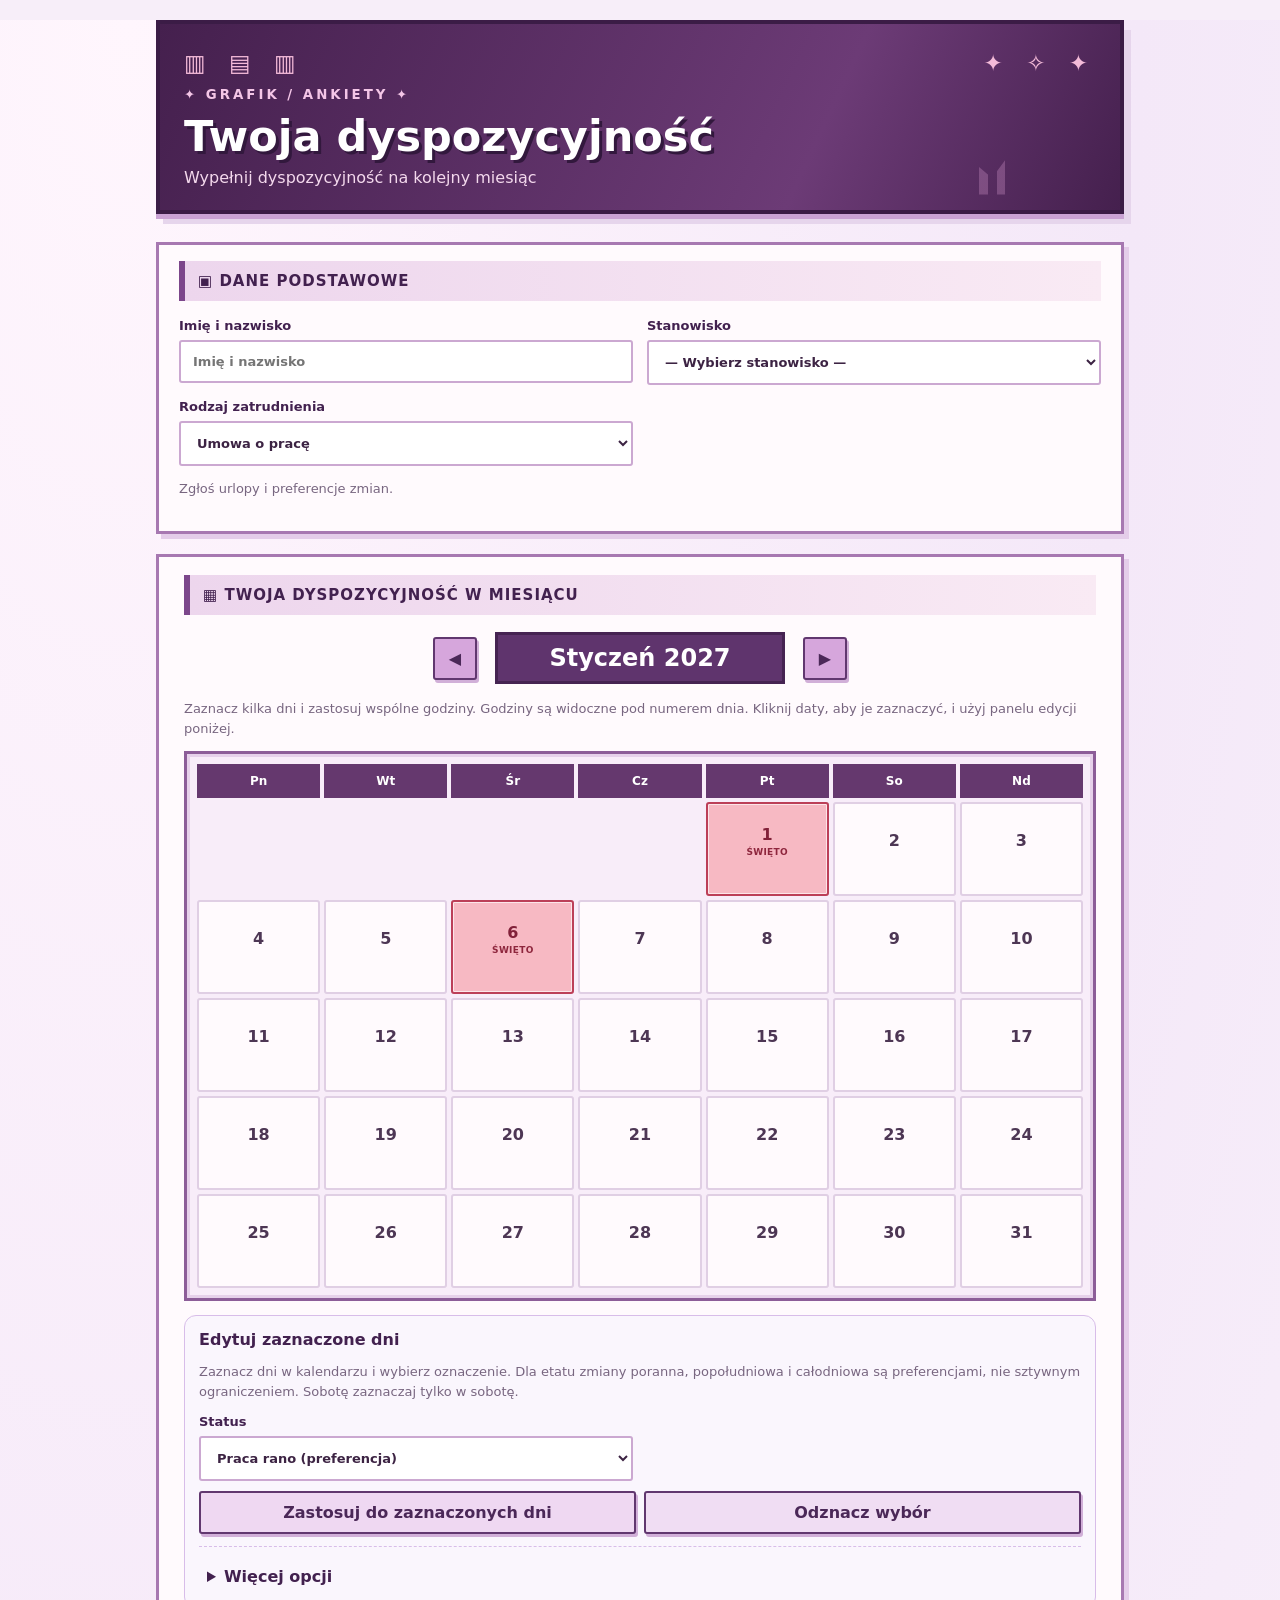
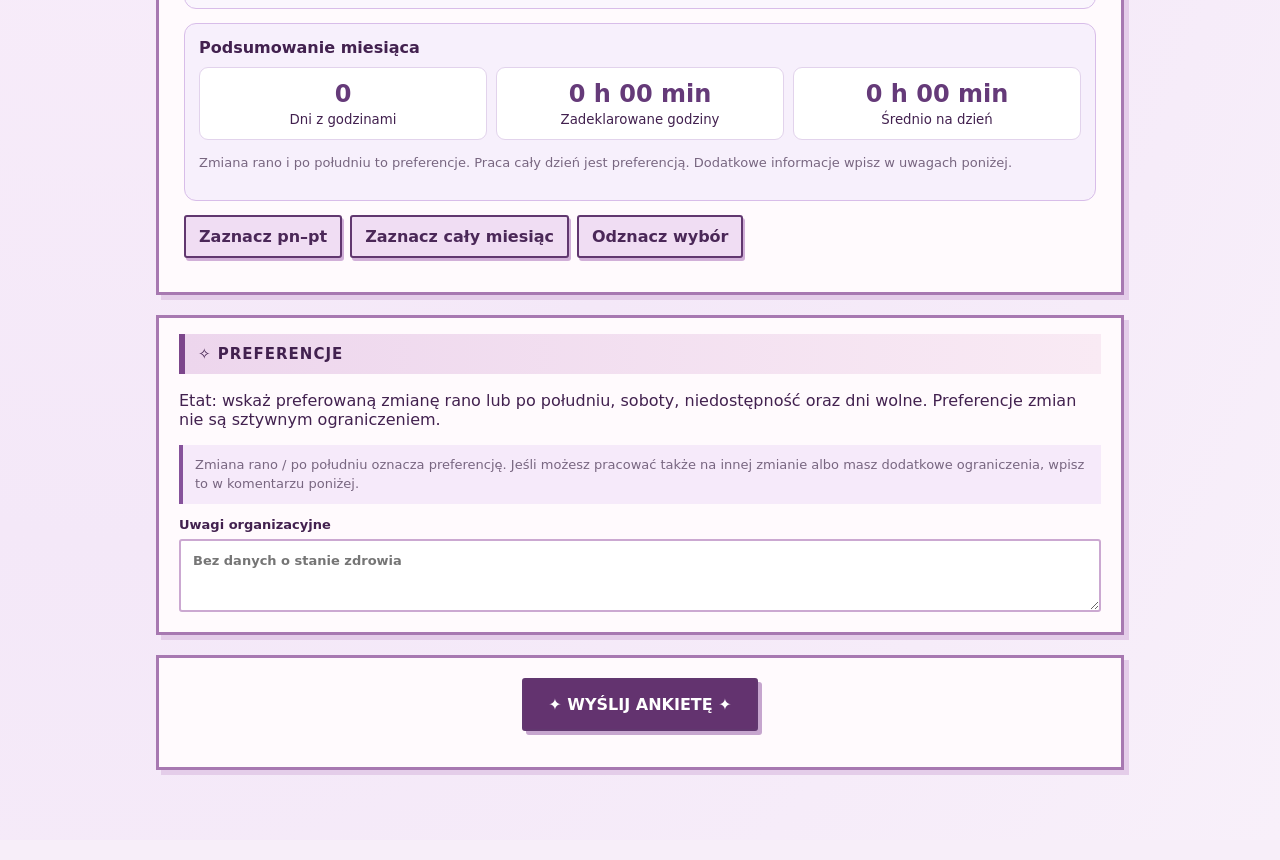
<file: index.html>
<!doctype html><html lang="pl">
<head><meta charset="utf-8">
 <link rel="icon" type="image/png" sizes="32x32" href="./favicon.png">
  <meta charset="UTF-8">
  <script src="./config.js"></script>
<meta name="viewport" content="width=device-width,initial-scale=1">
<title>GRAFIK · Ankieta 2.6</title><link rel="stylesheet" href="./style.css?v=2-6-0">
<style>.tools{display:flex;flex-wrap:wrap;gap:8px;align-items:end;margin:12px 0}.tools label{flex:1;min-width:130px}.tools button{min-height:40px}.day.marked{outline:3px solid #9d63d8;outline-offset:-3px}.notice{background:#f3e8fb;border-radius:10px;padding:12px;margin:12px 0}.hidden{display:none!important}.day{min-height:62px}.day small{font-size:10px}</style>
</head>
<body><main class="wrap"><header class="hero"><div class="hero-scene" aria-hidden="true"><span>▥ ▤ ▥</span><span>✦ ✧ ✦</span></div><small>✦ GRAFIK / ANKIETY ✦</small><h1>Twoja dyspozycyjność</h1><p>Wypełnij dyspozycyjność na kolejny miesiąc</p></header><section class="panel"><div class="section-title">▣ DANE PODSTAWOWE</div><div class="fields"><label>Imię i nazwisko<input id="employee" maxlength="100" placeholder="Imię i nazwisko"></label>
<label>Stanowisko<select id="role" required><option value="">— Wybierz stanowisko —</option><option value="pielegniarka">Pielęgniarka / pielęgniarz</option><option value="asystent">Asystentka / asystent medyczny</option><option value="polozna">Położna / położny</option></select></label>
<label>Rodzaj zatrudnienia<select id="employment"><option value="etat">Umowa o pracę</option><option value="zlecenie">Umowa zlecenie</option></select></label></div><p id="employmentHelp" class="hint"></p><div class="notice hidden"><strong>Masz już zgłoszenie?</strong><p class="hint">Wpisz to samo imię i nazwisko, wybierz miesiąc, podaj kod edycji i kliknij „Wczytaj”.</p><div class="tools"><label>Kod edycji<input id="editToken" autocomplete="off" placeholder="Kod z potwierdzenia"></label><button id="load" type="button" class="secondary">Wczytaj zgłoszenie</button></div></div></section><section class="panel"><div class="section-title">▦ TWOJA DYSPOZYCYJNOŚĆ W MIESIĄCU</div><div class="monthhead"><button id="prev" type="button">◀</button><h2 id="monthTitle"></h2><button id="next" type="button">▶</button></div><p class="hint">Zaznacz kilka dni i zastosuj wspólne godziny. Godziny są widoczne pod numerem dnia. Kliknij daty, aby je zaznaczyć, i użyj panelu edycji poniżej.</p><div class="statuses" id="statuses"><button data-status="available" class="active">● Dostępny/a</button><button data-status="limited">● Ograniczone godziny</button><button data-status="preferred">● Preferowana sobota</button><button data-status="leave">● Urlop</button><button data-status="unavailable">● Niedostępny/a</button><button data-status="work12h">● Praca cały dzień</button><button id="dayOffStatus" data-status="dayoff" class="hidden">● Dzień wolny</button><button data-status="select">▣ Zaznacz dni</button></div><p id="dayOffInfo" class="notice hidden"></p><div class="calendar-frame"><div class="calendar" id="calendar"></div></div><div class="editor-v2"><strong>Edytuj zaznaczone dni</strong><p class="hint">Zaznacz dni w kalendarzu i wybierz oznaczenie. Dla etatu zmiany poranna, popołudniowa i całodniowa są preferencjami, nie sztywnym ograniczeniem. Sobotę zaznaczaj tylko w sobotę.</p><div class="fields"><label>Status<select id="statusV2" aria-label="Oznaczenie wybranych dni"></select></label></div><div class="fields" id="hoursFieldsV2"><label>Od<input type="time" id="startV2" value="07:00"></label><label>Do<input type="time" id="endV2" value="15:00"></label></div><div class="editor-actions"><button type="button" id="applyV2">Zastosuj do zaznaczonych dni</button><button type="button" class="secondary" id="unselectV2">Odznacz wybór</button></div><details class="extras-v2"><summary>Więcej opcji</summary><div class="tools"><button type="button" id="weekdaysV2" class="secondary">Zaznacz pn–pt</button><button type="button" id="allV2" class="secondary">Zaznacz cały miesiąc</button><button type="button" id="copyPrevV2" class="secondary">Kopiuj poprzedni miesiąc</button><button type="button" id="clearV2" class="secondary">Wyczyść miesiąc</button></div><p class="hint">Kopiowanie poprzedniego miesiąca przenosi statusy i godziny według numerów dni. Sprawdź weekendy.</p></details></div><div class="summary-v2" aria-live="polite"><strong>Podsumowanie miesiąca</strong><div class="summary-cards"><div class="summary-card"><strong id="summaryDays">0</strong><small>Dni z godzinami</small></div><div class="summary-card"><strong id="summaryHours">0 h</strong><small>Zadeklarowane godziny</small></div><div class="summary-card"><strong id="summaryAvg">0 h</strong><small>Średnio na dzień</small></div></div><p class="hint" id="summaryInfo">Dla etatu oznaczenia wskazują preferencje zmian, a nie godziny pracy. Dla zlecenia podsumowanie dotyczy zadeklarowanych godzin.</p></div><div id="dayEditor" class="day-editor hidden"><strong>✎ Godziny: <span id="editingDate"></span></strong><p class="hint">Zmień godziny tylko dla tego dnia. Pozostałe daty pozostaną bez zmian.</p><div class="fields"><label>Od<input id="editStart" type="time"></label><label>Do<input id="editEnd" type="time"></label></div><div class="tools"><button id="saveDayHours" type="button">Zapisz godziny dnia</button><button id="closeDayEditor" type="button" class="secondary">Zamknij</button></div></div><div class="tools"><button id="weekdays" type="button" class="secondary">Zaznacz pn–pt</button><button id="all" type="button" class="secondary">Zaznacz cały miesiąc</button><button id="unselect" type="button" class="secondary">Odznacz wybór</button></div><div class="selection"><strong id="selectionTitle">Brak wybranych dni</strong><div class="fields"><label>Od<input id="start" type="time" value="07:00"></label><label>Do<input id="end" type="time" value="15:00"></label></div><div class="tools">
<button id="applyHours" type="button">Kopiuj godziny na wybrane dni</button>
<button id="applyStatus" type="button" class="secondary">Ustaw status dla wybranych</button>
<button id="copyPrev" type="button" class="secondary">Kopiuj poprzedni miesiąc</button>
<button id="clear" type="button" class="secondary">Wyczyść miesiąc</button>
</div><p class="hint">Kopiowanie poprzedniego miesiąca przenosi statusy i godziny według numerów dni (np. 5 → 5). Przed wysłaniem sprawdź weekendy.</p></div>
</section><section class="panel"><div class="section-title">✧ PREFERENCJE</div><div id="etatFields"><p>Etat: wskaż preferowaną zmianę rano lub po południu, soboty, niedostępność oraz dni wolne. Preferencje zmian nie są sztywnym ograniczeniem.</p></div><div id="zlecenieFields" class="hidden"><p>Zlecenie: zaznacz kilka dni, ustaw wspólne godziny, a potem zmień wybrane dni przyciskiem ✎ w kalendarzu. Każda data zachowuje własne godziny.</p></div><p id="shiftPreferenceHint" class="hint">Zmiana rano / po południu oznacza preferencję. Jeśli możesz pracować także na innej zmianie albo masz dodatkowe ograniczenia, wpisz to w komentarzu poniżej.</p><label>Uwagi organizacyjne<textarea id="note" maxlength="500" rows="3" placeholder="Bez danych o stanie zdrowia"></textarea></label></section><div class="footer panel"><button id="send" class="primary" type="button">✦ WYŚLIJ ANKIETĘ ✦</button><p id="message" role="status">
</p><div id="tokenBox" class="notice hidden"><strong>Twój kod edycji — zachowaj go!</strong>
<p id="tokenText" style="overflow-wrap:anywhere"></p><button id="copyToken" type="button">Kopiuj kod</button>
</div></div></main><iframe id="uploadFrame" name="uploadFrame" title="Wysyłka ankiety" style="display:none"></iframe><form id="uploadForm" method="POST" target="uploadFrame" style="display:none"><input type="hidden" name="payload" id="uploadPayload"></form>
<script src="./config.js"></script>
<script src="./app.js?v=2-6-0"></script></body></html>
</file>
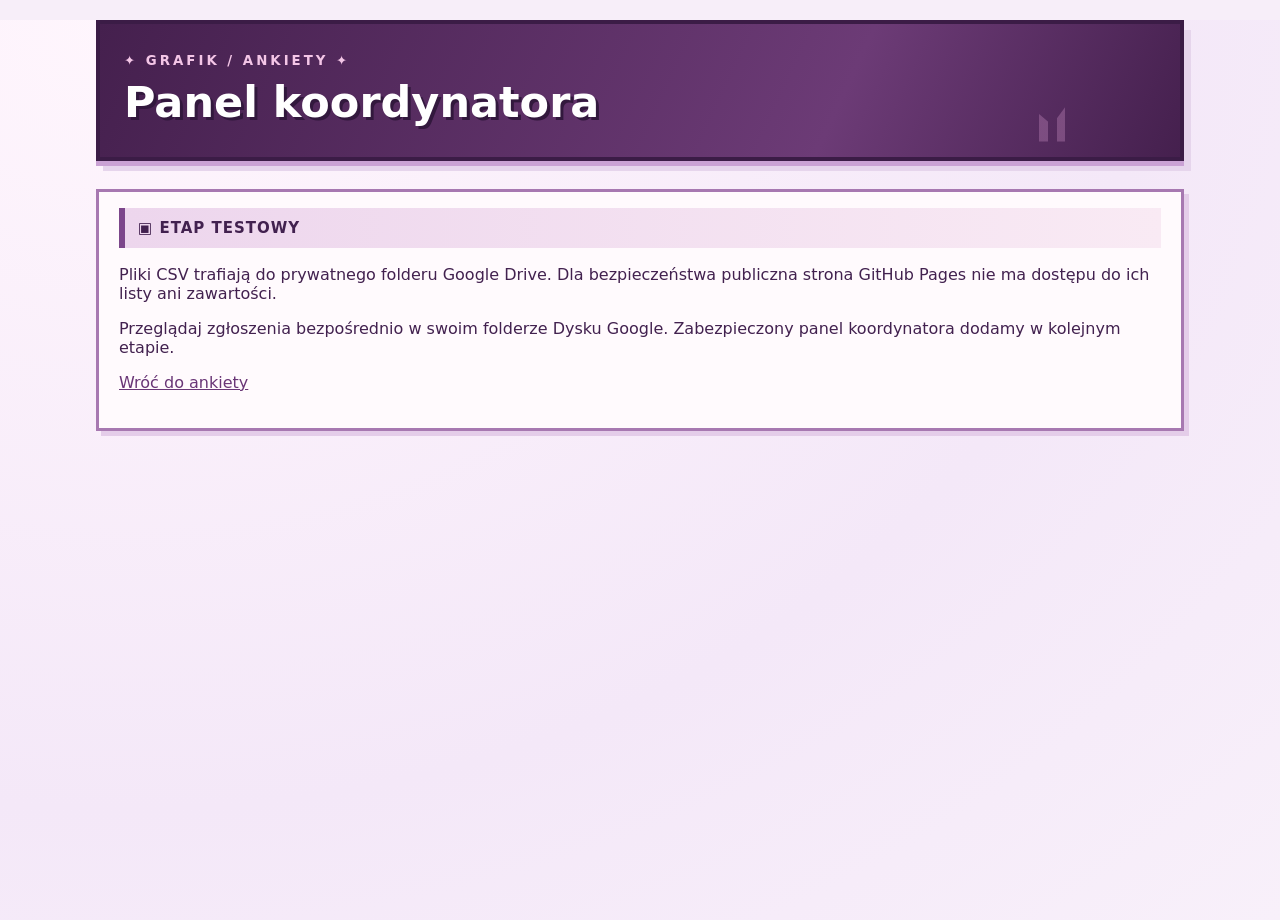
<file: admin.html>
<!doctype html><html lang="pl"><head><meta charset="utf-8"><meta name="viewport" content="width=device-width,initial-scale=1"><title>GRAFIK · Panel testowy</title><link rel="stylesheet" href="./style.css"></head><body><main class="wrap"><header class="hero"><small>✦ GRAFIK / ANKIETY ✦</small><h1>Panel koordynatora</h1></header><section class="panel"><div class="section-title">▣ ETAP TESTOWY</div><p>Pliki CSV trafiają do prywatnego folderu Google Drive. Dla bezpieczeństwa publiczna strona GitHub Pages nie ma dostępu do ich listy ani zawartości.</p><p>Przeglądaj zgłoszenia bezpośrednio w swoim folderze Dysku Google. Zabezpieczony panel koordynatora dodamy w kolejnym etapie.</p><p><a href="./index.html">Wróć do ankiety</a></p></section></main></body></html>
</file>
<file: style.css>
:root{font-family:system-ui,-apple-system,"Segoe UI",sans-serif;color:#38223f;background:#f7eef9;--ink:#42214f;--plum:#5e326b;--rose:#e5b7d9;--edge:#ad79b7;--shadow:#d8b6e1}
*{box-sizing:border-box}body{margin:0;min-height:100vh;background:radial-gradient(ellipse at 10% 0%,#fff6fd,#f4e8f8 62%,#f8f0fa);color:var(--ink)}
.wrap{max-width:1120px;margin:20px auto;padding:0 16px 50px}.hero{position:relative;overflow:hidden;background:linear-gradient(115deg,#45204e,#6c3b76 68%,#45204e);color:#fff;border:4px solid #3b1c46;box-shadow:0 5px 0 #caa2d4,7px 10px 0 #e6d5ec;padding:26px 24px 23px;margin-bottom:28px;text-align:left;image-rendering:pixelated}.hero:after{content:"";position:absolute;right:24px;bottom:15px;width:130px;height:55px;background:linear-gradient(90deg,transparent 0 10%,#b981b5 10% 17%,transparent 17% 24%,#b981b5 24% 30%,transparent 30% 100%);opacity:.4;clip-path:polygon(0 100%,10% 50%,20% 70%,34% 25%,44% 70%,60% 20%,70% 65%,85% 15%,100% 100%)}.hero small{font-weight:900;letter-spacing:3px;color:#f4c6e7}.hero h1{font-size:clamp(27px,4vw,43px);line-height:1.13;margin:9px 0 7px;text-shadow:3px 3px #32183d}.hero p{margin:0;color:#f4d9ed}.hero-scene{display:flex;justify-content:space-between;font-size:23px;letter-spacing:8px;color:#f4bbd9;margin-bottom:8px}.panel{background:#fffafd;border:3px solid #a778b1;box-shadow:5px 5px 0 #e4cde9;padding:20px;margin:20px 0}.section-title{background:linear-gradient(90deg,#edd6ed,#f9eaf4);border-left:6px solid #7c468b;padding:11px 13px;font-size:15px;font-weight:900;letter-spacing:1px;margin:-4px 0 17px}.fields{display:grid;grid-template-columns:1fr 1fr;gap:14px}label{display:block;font-weight:750;font-size:13px}input,select,textarea{display:block;width:100%;font:inherit;padding:12px;margin-top:7px;border:2px solid #cba8d1;border-radius:3px;background:#fff;color:#3c2343;min-width:0}input:focus-visible,select:focus-visible,textarea:focus-visible,button:focus-visible{outline:3px solid #a45fc0;outline-offset:3px}button{font:inherit;cursor:pointer;border-radius:3px;border:2px solid #61376f;background:#efd8f2;color:#4b2858;padding:10px 13px;font-weight:800;box-shadow:2px 3px 0 #d1afd8;transition:filter .12s,transform .12s}button:hover{filter:brightness(.97)}button:active{transform:translate(1px,2px);box-shadow:1px 1px 0 #d1afd8}button:disabled{opacity:.55;cursor:not-allowed}.hint{font-size:13px;color:#786680;line-height:1.5}.notice{background:#f6e9f7;border:2px solid #e2c8e8;padding:13px;margin:14px 0;border-radius:2px}.notice p{margin:5px 0}.hidden{display:none!important}.tools{display:flex;flex-wrap:wrap;gap:9px;align-items:end;margin:12px 0}.tools label{flex:1;min-width:135px}.tools button{min-height:42px}.monthhead{display:flex;align-items:center;justify-content:center;gap:18px;margin:15px 0}.monthhead h2{background:#5f346d;color:#fff;min-width:min(290px,60%);text-align:center;padding:9px 14px;font-size:clamp(17px,3vw,24px);margin:0;text-transform:capitalize;border:3px solid #462352}.monthhead button{background:#d6a6dc;min-width:44px}.statuses{display:flex;flex-wrap:wrap;gap:8px;margin:15px 0}.statuses button{font-size:12px;padding:10px 12px;border-width:2px;box-shadow:2px 2px 0 #e3c9e7}.statuses button[data-status=available]{background:#d8f2df}.statuses button[data-status=limited]{background:#fff0c8}.statuses button[data-status=preferred]{background:#ead5ff}.statuses button[data-status=leave]{background:#d9eafa}.statuses button[data-status=unavailable]{background:#fbdce5}.statuses button[data-status=select]{background:#f5e9f8}.statuses button.active{outline:3px solid #61336c;outline-offset:1px;border-color:#54275e;font-weight:900}.calendar-frame{padding:10px;border:3px solid #8c5d98;background:#f8edf9;box-shadow:inset 0 0 0 3px #e6d1ea;overflow:hidden}.calendar{display:grid;grid-template-columns:repeat(7,minmax(0,1fr));gap:4px}.dayname{text-align:center;background:#65386e;color:#fff;font-weight:900;font-size:12px;padding:10px 2px}.day{display:flex;flex-direction:column;align-items:center;justify-content:center;gap:3px;min-height:70px;padding:5px 2px;border:2px solid #e0cfe4;background:#fffafd;color:#4d3654;box-shadow:none;min-width:0}.day small{font-size:10px;font-weight:750;overflow-wrap:anywhere}.day.available{background:#d9f2df;border-color:#9fcdae}.day.limited{background:#ffedbf;border-color:#e8c77c}.day.preferred{background:#e9d6fc;border-color:#c69bdd}.day.leave{background:#dceafd;border-color:#a5c7eb}.day.unavailable{background:#f9dbe2;border-color:#e6a7b6}.day.chosen,.day.marked{outline:3px solid #5a2b6b;outline-offset:-4px}.blank{min-height:40px}.selection{border-top:3px dashed #dfc4e4;margin-top:18px;padding-top:16px}.secondary{background:#f0ddf3}.footer{text-align:center;padding:20px}.primary{background:#63336f;color:white;padding:15px 24px;font-size:16px;box-shadow:4px 4px 0 #c6a5ce}#message{font-weight:800}a{color:#693576}table{width:100%;border-collapse:collapse;font-size:14px}td,th{text-align:left;border-bottom:1px solid #e8d7eb;padding:12px 8px}th{background:#f0ddf3}.admin-tools{display:flex;gap:10px;flex-wrap:wrap;align-items:end}.admin-tools label{flex:1;min-width:220px}.admin-tools input{max-width:380px}.scroll{overflow:auto}
@media(min-width:780px){.wrap:has(#employee){max-width:1000px}.wrap:has(#employee)>.panel:nth-of-type(2){padding:22px 25px}}
@media(max-width:600px){.wrap{margin:0;padding:0 9px 24px}.hero{margin:0 -9px 17px;padding:18px 15px;border-left:0;border-right:0}.hero h1{font-size:28px}.panel{padding:12px;margin:15px 0;box-shadow:3px 3px 0 #e4cde9}.section-title{font-size:13px}.fields{grid-template-columns:1fr}.statuses{gap:5px}.statuses button{font-size:11px;padding:8px 7px;flex:1 1 30%}.calendar-frame{padding:4px;border-width:2px}.calendar{gap:2px}.dayname{font-size:10px;padding:8px 0}.day{min-height:53px;padding:3px 0;font-size:12px;border-width:1px}.day small{font-size:8px;line-height:1.1}.monthhead{gap:8px}.monthhead h2{min-width:0;flex:1;font-size:17px}.tools button{flex:1 1 45%;font-size:12px}.footer .primary{width:100%}.blank{min-height:35px}}

/* Święta ustawowo wolne od pracy: czerwone, nieaktywne */
.day.holiday,.day.holiday:disabled{background:#f7b9c3!important;border-color:#bc3f58!important;color:#812139!important;opacity:1;cursor:not-allowed;box-shadow:inset 0 0 0 1px #fce5e9}.day.holiday small{color:#8e263d;font-size:9px;font-weight:900;letter-spacing:.3px}.day.holiday:hover{filter:none}.day.holiday:focus-visible{outline:2px solid #a72946}

.statuses button[data-status=dayoff]{background:#ffd8cc}.day.dayoff{background:#ffd8cc;border-color:#d98975}.day.dayoff small{color:#7d352b;font-weight:900}

/* GRAFIK 1.0: godziny w komórkach kalendarza i edycja pojedynczego dnia */
.day-tile{position:relative;min-width:0;display:flex;flex-direction:column}.day-tile>.day{width:100%;height:100%;min-height:94px;padding-bottom:22px}.day-hours{display:block;font-size:10px;line-height:1.2;font-weight:900;color:#4e2863;overflow-wrap:anywhere;text-align:center}.day-edit{position:absolute;bottom:3px;right:3px;min-height:20px;min-width:24px;padding:0 3px;font-size:13px;line-height:18px;background:#fff7ff;border:1px solid #865091;box-shadow:none;z-index:1}.day-editor{margin-top:14px;padding:16px;border:2px solid #9c70b2;background:#f6e9fb}.day-editor strong{font-size:16px}.day-editor .fields{margin-top:12px}@media(max-width:600px){.day-tile>.day{min-height:84px;padding:3px 0 21px}.day-hours{font-size:8px;letter-spacing:-.3px}.day-edit{font-size:11px;min-height:18px;min-width:19px;line-height:16px;bottom:2px;right:2px}.day-tile .day small{font-size:8px}}
/* Ankieta 2.0 – uproszczony panel */
.editor-v2{border:1px solid #d8bde9;border-radius:12px;padding:14px;margin:14px 0;background:#faf6fd}.editor-v2 .fields{margin:10px 0}.editor-v2 select{width:100%;min-height:40px}.editor-v2 .editor-actions{display:flex;gap:8px;flex-wrap:wrap}.editor-v2 .editor-actions button{flex:1;min-width:150px}.extras-v2{margin-top:12px;border-top:1px dashed #d8bde9;padding-top:12px}.extras-v2 summary{cursor:pointer;font-weight:700;padding:8px}.summary-v2{margin:14px 0;padding:14px;border:1px solid #d8bde9;border-radius:12px;background:#f7f0fc}.summary-cards{display:grid;grid-template-columns:repeat(3,minmax(0,1fr));gap:9px;margin-top:10px}.summary-card{background:#fff;border:1px solid #e2d3ec;border-radius:9px;padding:12px;text-align:center}.summary-card strong{display:block;font-size:1.5rem;color:#653a79}.summary-card small{display:block;margin-top:4px}.day .day-hours{display:block;font-size:11px;font-weight:700;margin-top:4px;white-space:normal;overflow-wrap:anywhere}.day-tile .day-edit{font-size:13px}.day{display:flex;flex-direction:column;align-items:center;justify-content:center;gap:3px}.day small{font-size:10px}.selection{display:none!important}.statuses{display:none!important}@media(max-width:600px){.summary-cards{gap:4px}.summary-card{padding:8px 3px}.summary-card strong{font-size:1.2rem}}

/* Ankieta 2.2 — odrębny kolor wolnego za przepracowaną sobotę */
.day.work12h{background:#d7f3ef;border-color:#7bbcb4}.day.work12h small{color:#17675e;font-weight:900}
.statuses button[data-status=saturdayoff]{background:#d7f3ef}

/* Ankieta 2.3: preferencje etatu */
.day.morning{background:#dceefb;border-color:#87b8d8}.day.morning small{color:#205d83}
.day.afternoon{background:#eee3fc;border-color:#b59bdc}.day.afternoon small{color:#69458c}
#shiftPreferenceHint{background:#f6eafa;border-left:4px solid #86529b;padding:10px 12px}
</file>
